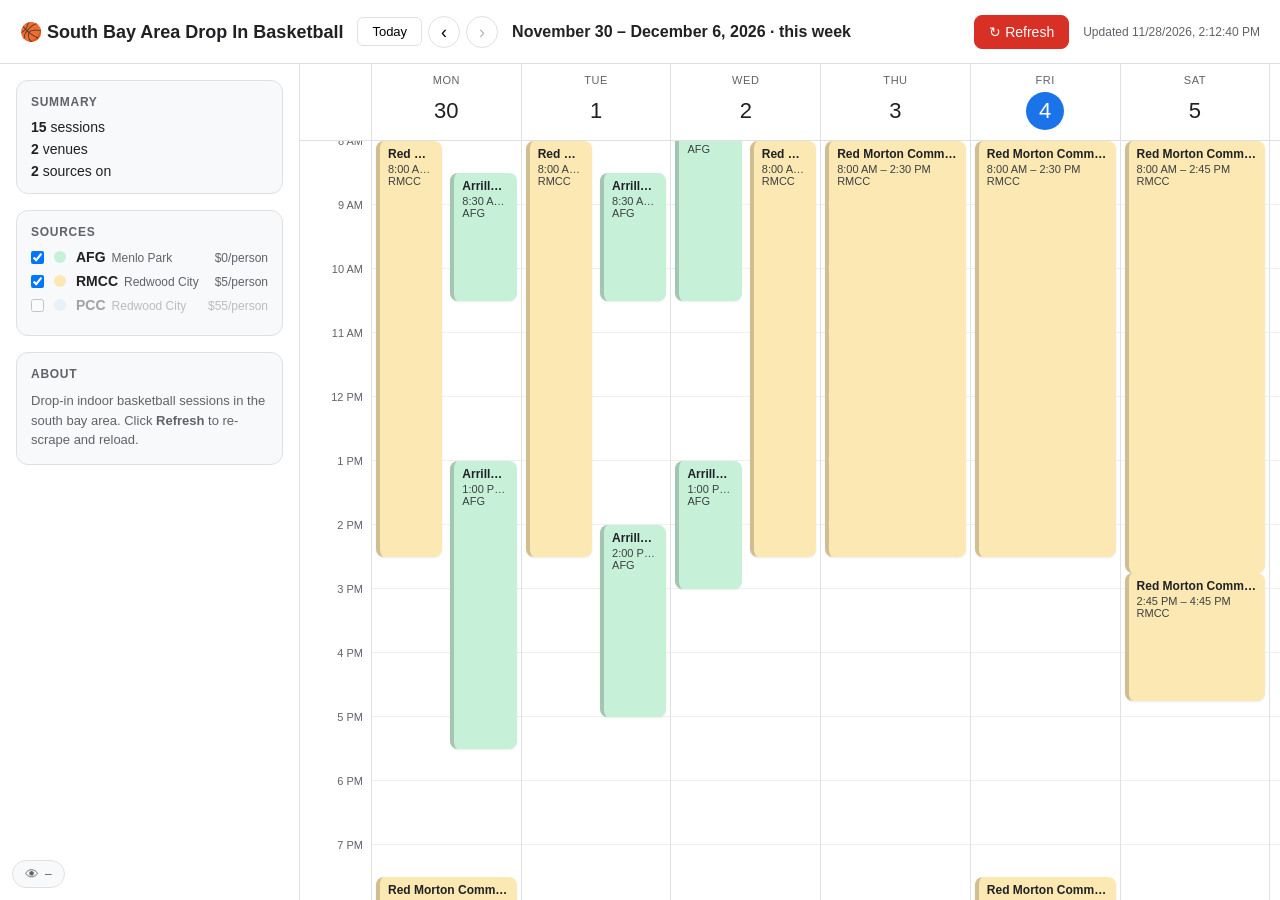
<file: index.html>
<!DOCTYPE html>
<html lang="en">
<head>
  <meta charset="UTF-8" />
  <meta http-equiv="refresh" content="0;url=web/" />
  <title>Redirecting…</title>
</head>
<body>
  <a href="web/">South Bay Area Drop In Basketball</a>
</body>
</html>
</file>
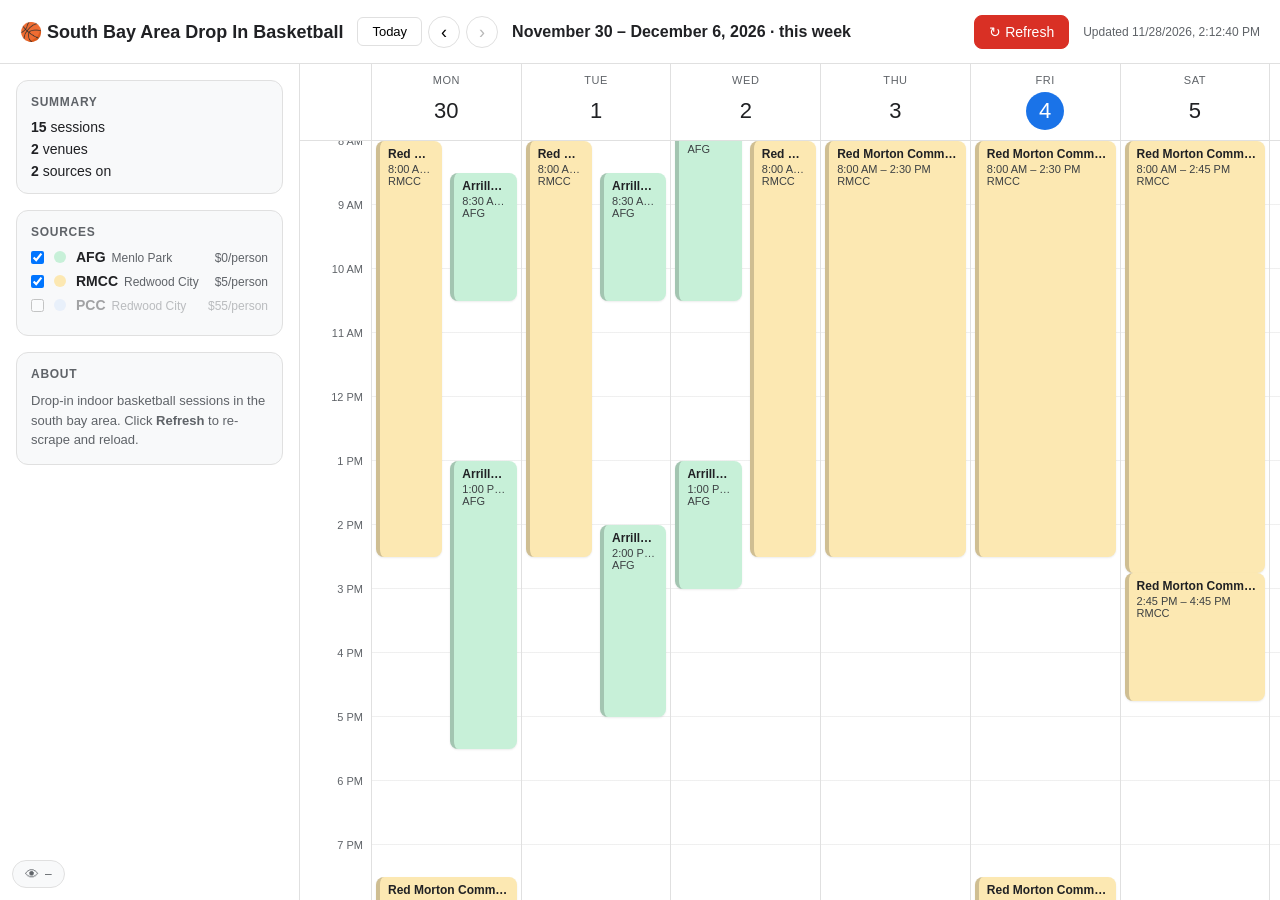
<file: web/index.html>
<!--
  South Bay Area Drop-In Basketball — single-page calendar UI.

  Layout: header (title + week nav + Refresh) above a sidebar (Summary,
  Sources, About) and the main calendar (sticky day headers + scrollable
  24-hour grid). All event rendering, popup positioning, and source
  filtering live in app.js. Styles in style.css. Data is fetched at load
  time from ../data/merged.json.
-->
<!DOCTYPE html>
<html lang="en">
<head>
  <meta charset="UTF-8" />
  <meta name="viewport" content="width=device-width, initial-scale=1.0" />
  <title>South Bay Area Drop In Basketball</title>
  <link rel="stylesheet" href="style.css" />
</head>
<body>
  <div class="app">
    <header class="header">
      <div class="header-left">
        <div class="title">🏀 South Bay Area Drop In Basketball</div>
        <div class="week-nav">
          <button id="todayBtn" class="btn nav-today">Today</button>
          <button id="prevWeekBtn" class="btn nav-arrow" aria-label="Previous week">‹</button>
          <button id="nextWeekBtn" class="btn nav-arrow" aria-label="Next week">›</button>
        </div>
        <div id="weekTitle" class="week-title"></div>
      </div>
      <div class="header-right">
        <button id="refreshBtn" class="btn primary" title="Wipe data, re-scrape, re-merge">↻ Refresh</button>
        <span id="updatedAt" class="updated"></span>
      </div>
    </header>

    <aside class="sidebar">
      <div class="card">
        <h3>Summary</h3>
        <div id="stats" class="stats"></div>
      </div>

      <div class="card">
        <h3>Sources</h3>
        <div id="legend"></div>
      </div>

      <div class="card">
        <h3>About</h3>
        <div class="note">
          Drop-in indoor basketball sessions in the south bay area. Click
          <strong>Refresh</strong> to re-scrape and reload.
        </div>
      </div>
    </aside>

    <main class="main">
      <div class="calendar-grid-wrap">
        <div class="day-header-row" id="dayHeaderRow">
          <div class="blank"></div>
          <!-- day headers injected by JS -->
        </div>
        <div class="calendar-grid">
          <div class="time-col" id="timeCol"></div>
          <div class="day-col" data-day="0"></div>
          <div class="day-col" data-day="1"></div>
          <div class="day-col" data-day="2"></div>
          <div class="day-col" data-day="3"></div>
          <div class="day-col" data-day="4"></div>
          <div class="day-col" data-day="5"></div>
          <div class="day-col" data-day="6"></div>
        </div>
      </div>
    </main>
  </div>

  <!-- Google Calendar-style event popup. Anchored near the clicked event. -->
  <div id="popupBackdrop" hidden></div>
  <div id="eventPopup" class="event-popup" hidden role="dialog" aria-modal="true">
    <div id="popupColorBar" class="popup-color-bar"></div>
    <button id="popupClose" class="popup-close" aria-label="Close">×</button>
    <h2 id="popupVenue" class="popup-venue"></h2>
    <p id="popupActivity" class="popup-activity"></p>
    <div class="popup-row">
      <span class="popup-icon">🕒</span>
      <span id="popupWhen"></span>
    </div>
    <div class="popup-row" id="popupAddressRow">
      <span class="popup-icon">📍</span>
      <span id="popupAddress"></span>
    </div>
    <div class="popup-row" id="popupCourtsRow">
      <span class="popup-icon">🏟️</span>
      <div id="popupCourts" class="popup-courts"></div>
    </div>
    <div class="popup-row" id="popupCostRow">
      <span class="popup-icon">💲</span>
      <span id="popupCost"></span>
    </div>
    <div class="popup-row" id="popupNotesRow">
      <span class="popup-icon">📝</span>
      <span id="popupNotes" class="popup-notes-text"></span>
    </div>
    <div class="popup-actions">
      <a id="popupLink" class="popup-link" target="_blank" rel="noopener">View source ↗</a>
    </div>
  </div>

  <script src="config.js"></script>
  <script src="app.js"></script>

  <!-- Visitor counter badge (bottom-left corner) -->
  <div id="visitorBadge" class="visitor-badge" title="Total page views">
    <span class="visitor-icon">👁</span>
    <span id="visitorCount">–</span>
  </div>

  <!-- GoatCounter analytics — free, no cookies, privacy-friendly.
       Sign up at https://www.goatcounter.com to get your site code.
       Dashboard: https://bayareacourts.goatcounter.com -->
  <script data-goatcounter="https://bayareacourts.goatcounter.com/count"
          async src="//gc.zgo.at/count.js"></script>
  <script>
    // Fetch total page views from GoatCounter's public counter endpoint
    // and display in the bottom-left badge.
    (async function () {
      try {
        const r = await fetch("https://bayareacourts.goatcounter.com/counter/" +
          encodeURIComponent(location.pathname) + ".json");
        if (!r.ok) return;
        const d = await r.json();
        document.getElementById("visitorCount").textContent = d.count || "0";
      } catch (_) { /* GoatCounter not set up yet — badge stays "–" */ }
    })();
  </script>
</body>
</html>
</file>
<file: web/style.css>
/*
 * Stylesheet for the South Bay Area Drop-In Basketball calendar.
 *
 * Layout zones (in document order):
 *   .app           — top-level grid: header / sidebar / main
 *   .header        — title, week navigation, Refresh button
 *   .sidebar       — Summary / Sources / About cards
 *   .main          — sticky day headers + scrollable 24-hour calendar grid
 *   .event         — one positioned tile per session in the grid
 *   .event-popup   — Google-Calendar-style click popup with #popupBackdrop
 *
 * Tunable layout via CSS custom properties on :root below. JS in app.js
 * mirrors HOUR_HEIGHT, START_HOUR, END_HOUR, DEFAULT_VIEW_START_HOUR — keep
 * those in sync with --hour-height, --start-hour, --end-hour, --hours.
 */
:root {
  --bg: #ffffff;
  --panel: #f8f9fa;
  --border: #e0e0e0;
  --text: #202124;
  --muted: #5f6368;
  --accent: #1a73e8;
  --sidebar-width: 300px;
  --header-height: 64px;
  --hour-height: 64px;
  --time-col-width: 72px;
  --day-cols: 7;
  /* Calendar renders the full 24-hour day; default scroll position snaps
     to 8 AM via JS so the standard view is still 8 AM – 10 PM. */
  --start-hour: 0;
  --end-hour: 24;
  --hours: 24;
  font-family: -apple-system, BlinkMacSystemFont, "Segoe UI", Arial, sans-serif;
}

* { box-sizing: border-box; }
body { margin: 0; background: var(--bg); color: var(--text); }

.app {
  display: grid;
  grid-template-columns: var(--sidebar-width) 1fr;
  grid-template-rows: var(--header-height) 1fr;
  height: 100vh;
}

.header {
  grid-column: 1 / 3;
  display: flex;
  align-items: center;
  justify-content: space-between;
  padding: 0 20px;
  border-bottom: 1px solid var(--border);
  background: #fff;
  z-index: 5;
}
.header-left, .header-right { display: flex; align-items: center; gap: 14px; }
.title { font-size: 18px; font-weight: 700; }
.week-title { font-size: 16px; font-weight: 700; color: var(--text); }

.week-nav { display: flex; align-items: center; gap: 6px; }
.btn.nav-today {
  padding: 6px 14px;
  border-radius: 6px;
  font-size: 13px;
}
.btn.nav-arrow {
  width: 32px;
  height: 32px;
  padding: 0;
  border-radius: 50%;
  font-size: 18px;
  line-height: 1;
  display: inline-flex;
  align-items: center;
  justify-content: center;
}
.btn.nav-arrow:hover { background: var(--panel); }

.btn {
  border: 1px solid var(--border);
  background: #fff;
  border-radius: 8px;
  padding: 8px 14px;
  font-size: 14px;
  cursor: pointer;
  font-family: inherit;
}
.btn:hover { background: var(--panel); }
.btn.primary {
  background: #d93025; /* Material red */
  color: #fff;
  border-color: #d93025;
}
.btn.primary:hover { background: #b1271b; }
.btn.primary.loading { opacity: 0.6; cursor: wait; }
.updated { font-size: 12px; color: var(--muted); }

.sidebar {
  border-right: 1px solid var(--border);
  background: #fff;
  padding: 16px;
  overflow: auto;
}

.card {
  border: 1px solid var(--border);
  border-radius: 12px;
  padding: 14px;
  background: var(--panel);
  margin-bottom: 16px;
}
.card h3 {
  margin: 0 0 10px;
  font-size: 12px;
  color: var(--muted);
  text-transform: uppercase;
  letter-spacing: 0.06em;
}

.legend-item {
  display: flex;
  align-items: center;
  gap: 10px;
  margin-bottom: 8px;
  font-size: 14px;
  cursor: pointer;
  user-select: none;
}
.legend-item input { margin: 0; }
.legend-item.disabled { opacity: 0.4; }
.dot {
  width: 12px;
  height: 12px;
  border-radius: 50%;
  flex: 0 0 12px;
}
.legend-label {
  display: flex;
  align-items: baseline;
  flex-wrap: wrap;
  gap: 4px 6px;
  flex: 1;
  min-width: 0;
}
.legend-label strong { font-weight: 600; }
.legend-city {
  font-size: 12px;
  color: var(--muted);
}
.legend-price {
  font-size: 12px;
  color: var(--muted);
  margin-left: auto;
}

.stats { display: grid; gap: 6px; font-size: 14px; }
.stats strong { color: var(--text); }

.note { font-size: 13px; color: var(--muted); line-height: 1.5; }

.main {
  display: flex;
  flex-direction: column;
  overflow: hidden;
  background: #fff;
}

.day-header-row {
  display: grid;
  grid-template-columns: var(--time-col-width) repeat(var(--day-cols), 1fr);
  border-bottom: 1px solid var(--border);
  background: #fff;
  /* Sit inside .calendar-grid-wrap so the columns share the same width as
     .calendar-grid (no scrollbar gap). Stick to the top while the user
     scrolls vertically. */
  position: sticky;
  top: 0;
  z-index: 3;
  min-width: 1120px;
}
.blank { border-right: 1px solid var(--border); background: #fff; }

.day-header {
  padding: 10px 8px;
  text-align: center;
  border-right: 1px solid var(--border);
}
.weekday {
  font-size: 11px;
  color: var(--muted);
  text-transform: uppercase;
  letter-spacing: 0.05em;
}
.date {
  margin-top: 6px;
  font-size: 22px;
  font-weight: 500;
  width: 38px;
  height: 38px;
  line-height: 38px;
  display: inline-block;
  border-radius: 50%;
}
.day-header.active .date {
  background: var(--accent);
  color: #fff;
}

.calendar-grid-wrap {
  overflow: auto;
  position: relative;
  height: 100%;
}

.calendar-grid {
  position: relative;
  display: grid;
  grid-template-columns: var(--time-col-width) repeat(var(--day-cols), 1fr);
  min-width: 1120px;
}

.time-col {
  border-right: 1px solid var(--border);
  background: #fff;
  position: relative;
  z-index: 1;
}
.time-slot {
  height: var(--hour-height);
  /* No border-bottom here. The day-col background already draws each hour
     line via repeating-linear-gradient at the layout position; if we drew
     a border here it would be shifted by translateY below and produce a
     6 px-offset twin line beside every gradient line. */
  padding: 0 8px;
  font-size: 11px;
  color: var(--muted);
  text-align: right;
  /* Visually nudge the label up so it sits next to its hour line instead
     of at the top of the band. Layout-affecting properties stay untouched. */
  transform: translateY(-6px);
}

.day-col {
  position: relative;
  border-right: 1px solid var(--border);
  background: repeating-linear-gradient(
    to bottom,
    #fff 0,
    #fff calc(var(--hour-height) - 1px),
    var(--border) var(--hour-height)
  );
  min-height: calc(var(--hour-height) * var(--hours));
}
.day-col.active { background-color: rgba(26, 115, 232, 0.04); }

.event {
  position: absolute;
  border-radius: 8px;
  padding: 6px 8px;
  font-size: 12px;
  overflow: hidden;
  border-left: 4px solid rgba(0, 0, 0, 0.18);
  box-shadow: 0 1px 2px rgba(0, 0, 0, 0.08);
  cursor: pointer;
  transition: transform 0.05s ease;
}
.event:hover { transform: scale(1.01); z-index: 3; box-shadow: 0 4px 10px rgba(0,0,0,0.12); }
.event-title {
  font-weight: 700;
  margin-bottom: 2px;
  white-space: nowrap;
  overflow: hidden;
  text-overflow: ellipsis;
}
.event-time, .event-meta {
  font-size: 11px;
  color: #3c4043;
  white-space: nowrap;
  overflow: hidden;
  text-overflow: ellipsis;
}

/* ─── Google Calendar-style event popup ──────────────────────────── */

#popupBackdrop {
  position: fixed;
  inset: 0;
  background: transparent;
  z-index: 50;
}

.event-popup {
  position: fixed;
  z-index: 51;
  width: min(420px, calc(100vw - 32px));
  background: #fff;
  border-radius: 12px;
  box-shadow:
    0 1px 3px rgba(0, 0, 0, 0.12),
    0 8px 24px rgba(0, 0, 0, 0.18);
  padding: 22px 24px 18px;
  font-size: 14px;
  overflow: hidden;
}

.popup-color-bar {
  position: absolute;
  left: 0;
  top: 0;
  bottom: 0;
  width: 6px;
  background: var(--accent);
}

.popup-close {
  position: absolute;
  top: 8px;
  right: 12px;
  background: none;
  border: none;
  font-size: 24px;
  line-height: 1;
  cursor: pointer;
  color: var(--muted);
  width: 32px;
  height: 32px;
  border-radius: 50%;
  display: inline-flex;
  align-items: center;
  justify-content: center;
}
.popup-close:hover { background: var(--panel); color: var(--text); }

.popup-venue {
  margin: 0 32px 4px 6px;
  font-size: 20px;
  font-weight: 600;
  line-height: 1.25;
  color: var(--text);
}
.popup-activity {
  margin: 0 0 14px 6px;
  font-size: 13px;
  color: var(--muted);
}

.popup-row {
  display: flex;
  align-items: flex-start;
  gap: 12px;
  margin: 10px 0 10px 6px;
  font-size: 14px;
  line-height: 1.45;
  color: var(--text);
}
.popup-icon {
  flex: 0 0 18px;
  text-align: center;
  font-size: 14px;
  opacity: 0.8;
  margin-top: 1px;
}

.popup-courts {
  display: grid;
  gap: 4px;
}
.popup-court-line {
  font-size: 13.5px;
}
.popup-court-line strong {
  font-weight: 600;
  margin-right: 6px;
}

.popup-notes-text {
  font-size: 13px;
  color: var(--muted);
  line-height: 1.5;
}

.popup-actions {
  margin: 16px 0 2px 36px;
}
.popup-link {
  font-size: 13px;
  color: var(--accent);
  text-decoration: none;
  font-weight: 500;
}
.popup-link:hover { text-decoration: underline; }

/* ─── Visitor counter badge ────────────────────────────────── */

.visitor-badge {
  position: fixed;
  bottom: 12px;
  left: 12px;
  display: inline-flex;
  align-items: center;
  gap: 6px;
  padding: 5px 12px;
  background: var(--panel);
  border: 1px solid var(--border);
  border-radius: 999px;
  font-size: 12px;
  color: var(--muted);
  z-index: 5;
  user-select: none;
}
.visitor-icon { font-size: 14px; }

@media (max-width: 900px) {
  .app { grid-template-columns: 1fr; }
  .sidebar { display: none; }
  .header { grid-column: 1 / 2; }
}
</file>
